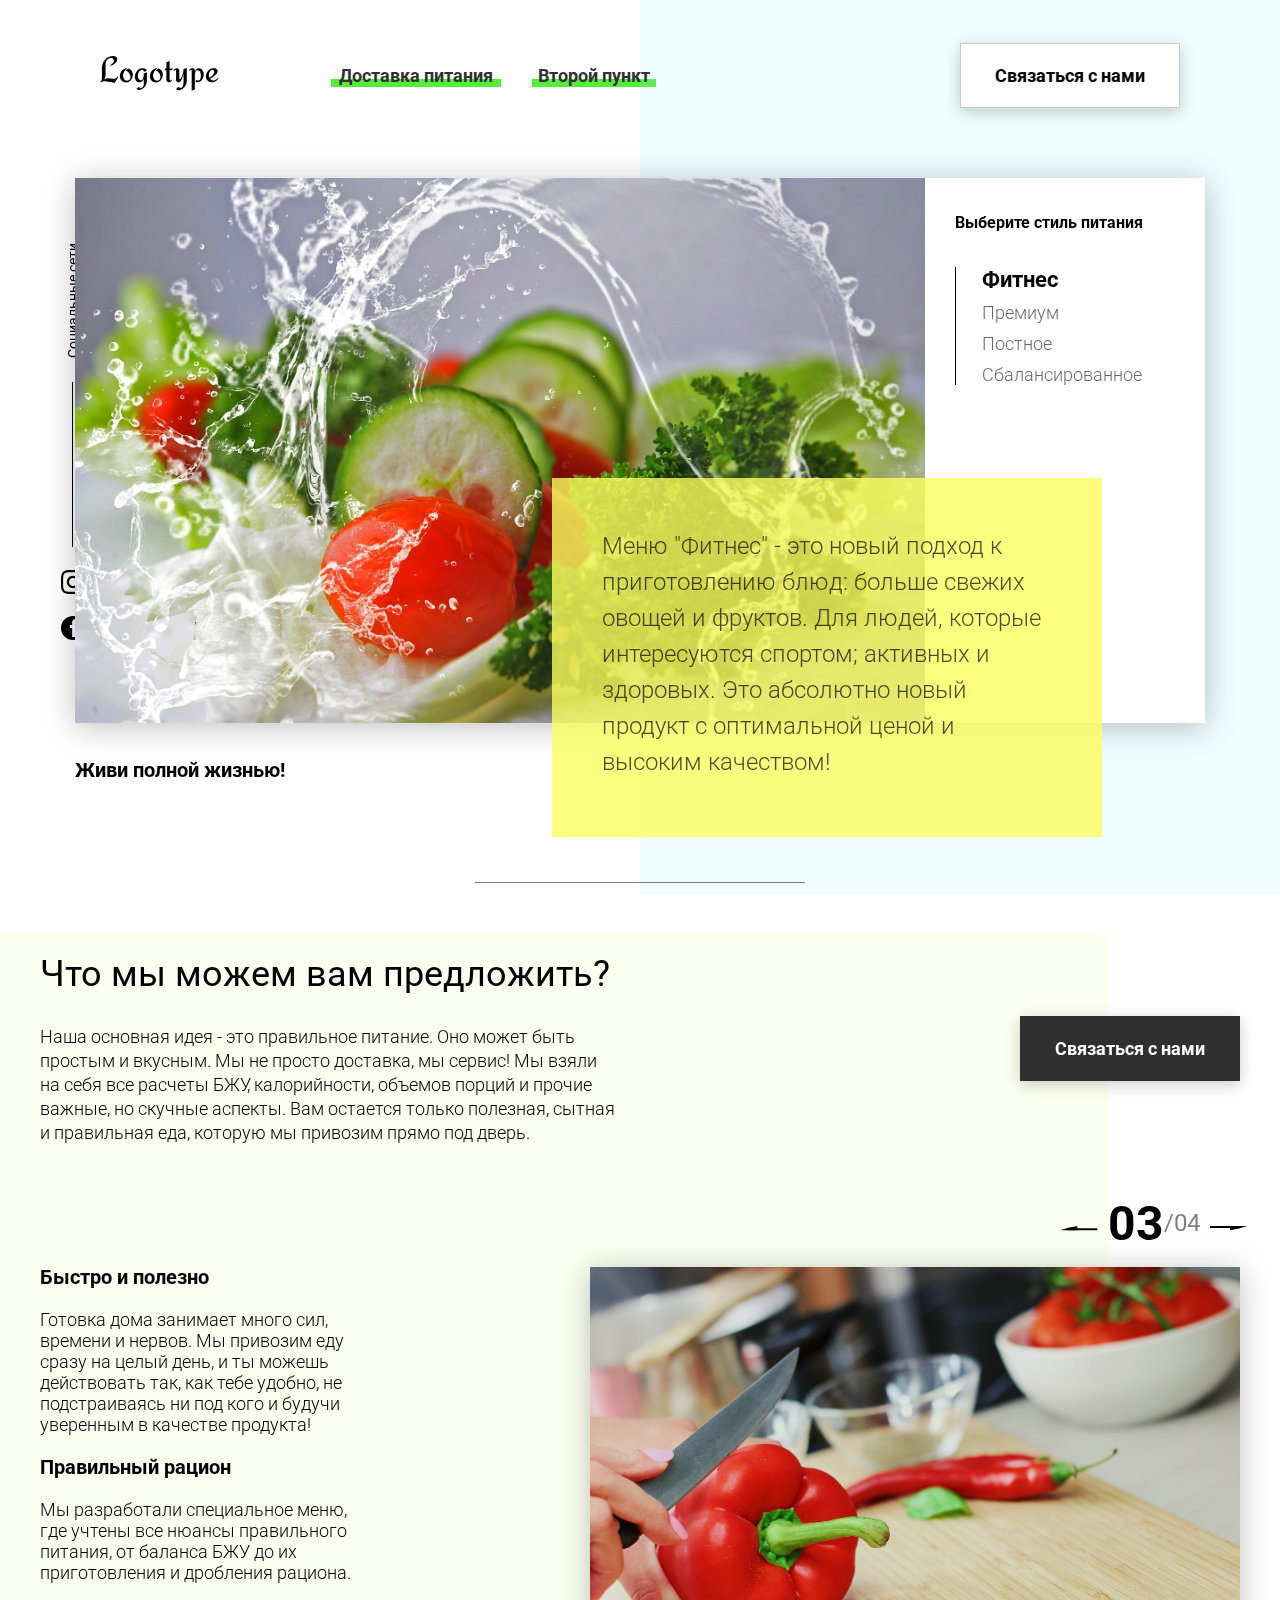
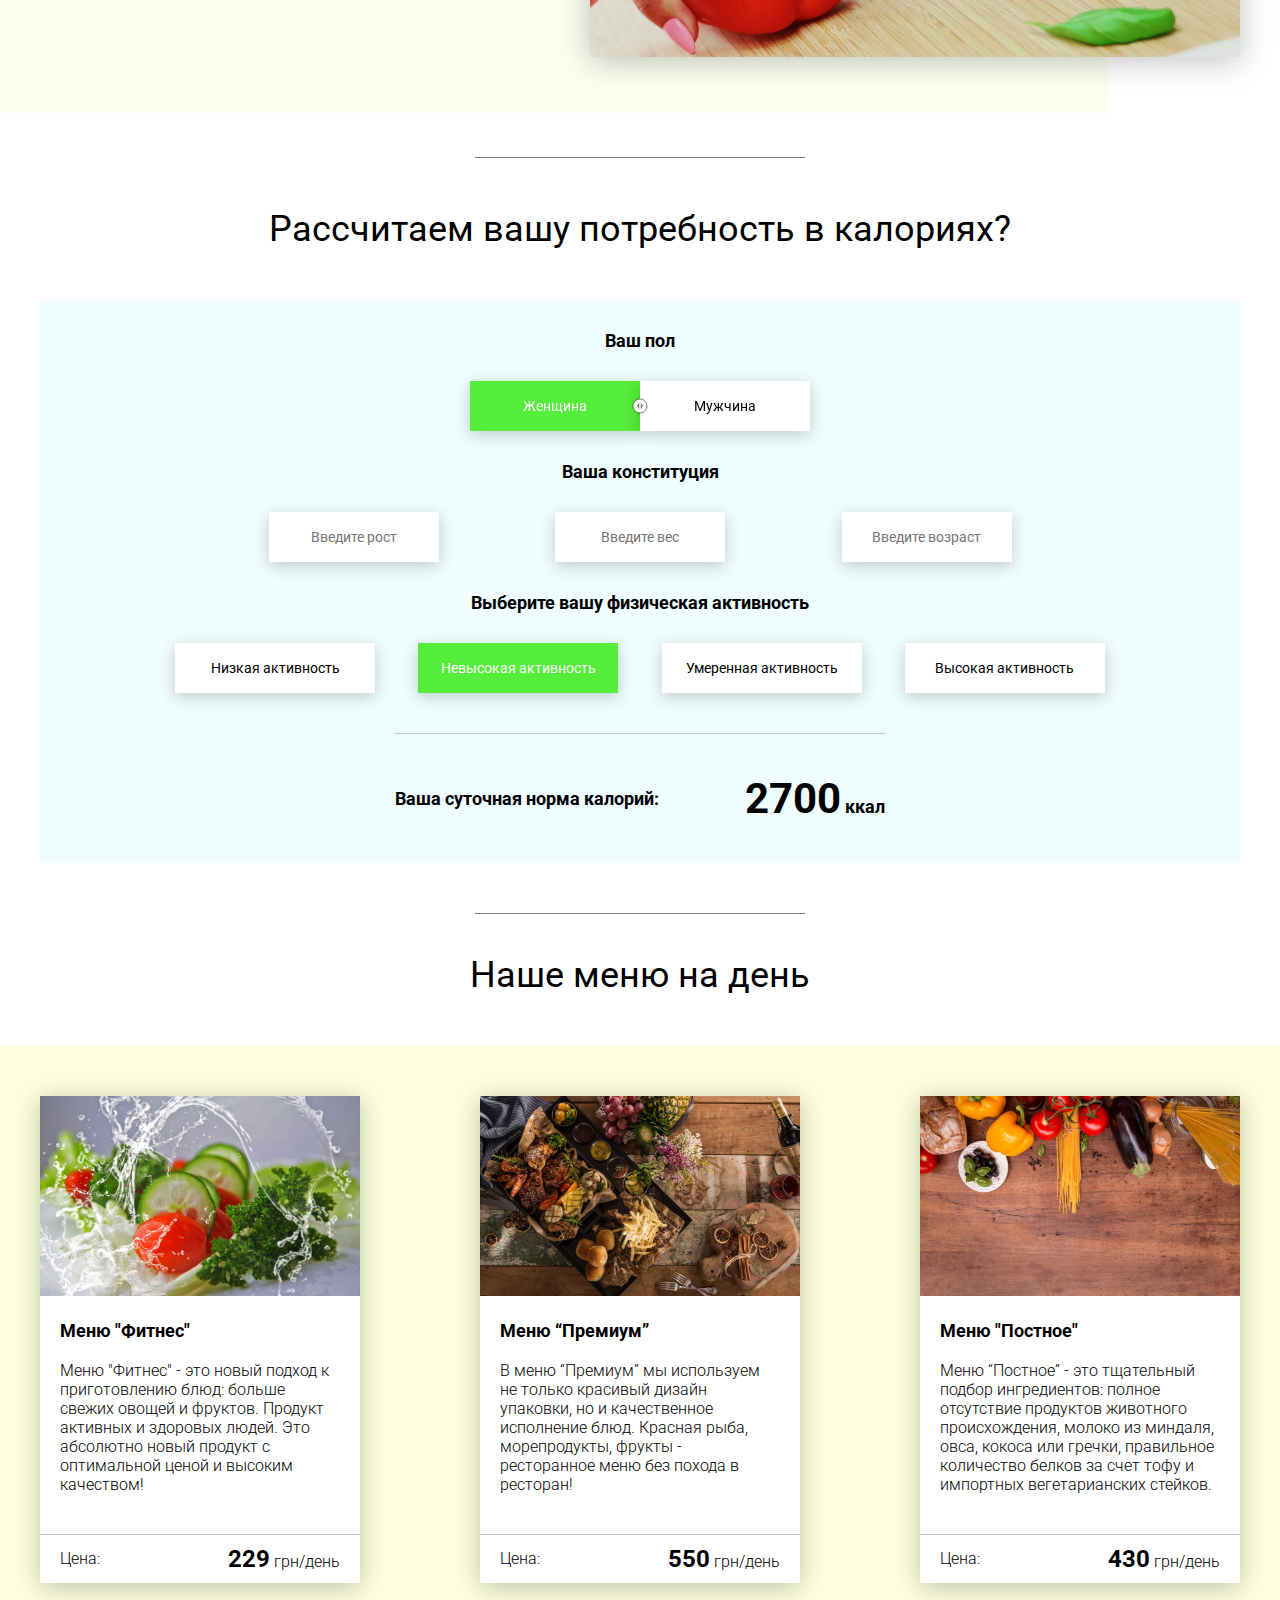
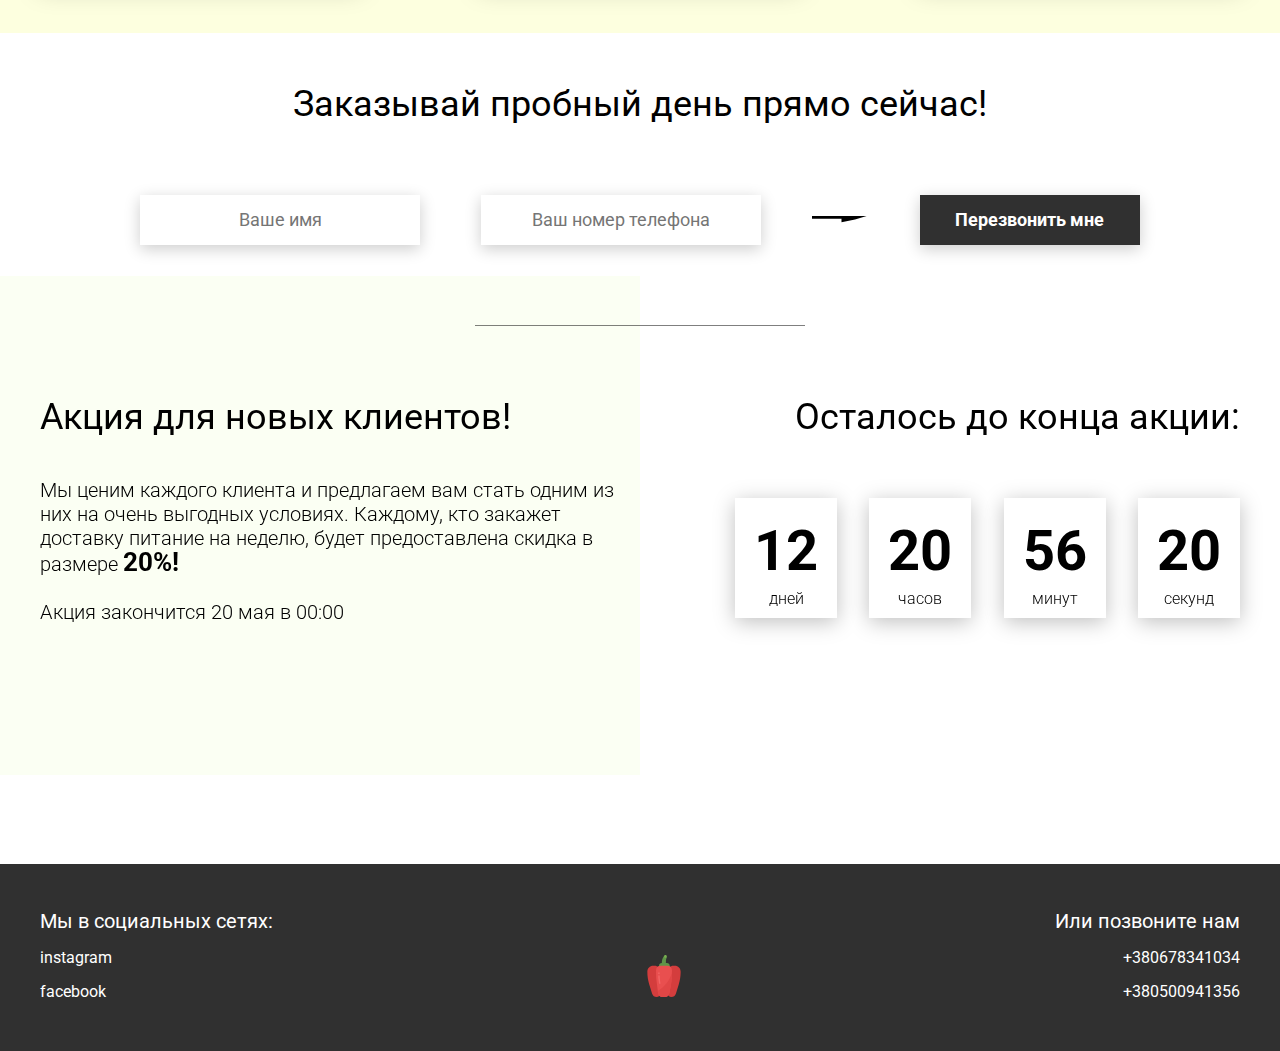
<file: lesson 64/index.html>
<!DOCTYPE html>
<html lang="en">
<head>
    <meta charset="UTF-8">
    <meta name="viewport" content="width=device-width, initial-scale=1.0">
    <title>Food</title>
    <link rel="stylesheet" href="css/style.css">
</head>
<body>
    <header class="header">
        <div class="header__left-block">
            <div class="header__logo">
                <img src="icons/logo.svg" alt="Логотип">
            </div>
            <nav class="header__links">
                <a href="#" class="header__link">Доставка питания</a>
                <a href="#" class="header__link">Второй пункт</a>
            </nav>
        </div>
        <div class="header__right-block">
            <button data-modal class="btn btn_white">Связаться с нами</button>
        </div>
    </header>
    <div class="sidepanel">
        <div class="sidepanel__text"><span>Социальные сети</span></div>
        <div class="sidepanel__divider"></div>
        <a href="#" class="sidepanel__icon">
            <img src="icons/instagram.svg" alt="instagram">
        </a>
        <a href="#" class="sidepanel__icon">
            <img src="icons/facebook.svg" alt="facebook">
        </a>
    </div>

    <div class="preview">
        <div class="bgc_blue"></div>
        <div class="container">
            <div class="tabcontainer">
                <div class="tabcontent">
                    <img src="img/tabs/vegy.jpg" alt="vegy">
                    <div class="tabcontent__descr">
                        Меню "Фитнес" - это новый подход к приготовлению блюд: больше свежих овощей и фруктов. Для людей, которые интересуются спортом; активных и здоровых. Это абсолютно новый продукт с оптимальной ценой и высоким качеством!
                    </div>
                </div>
                 <div class="tabcontent">
                    <img src="img/tabs/elite.jpg" alt="elite">
                    <div class="tabcontent__descr">
                        Меню “Премиум” - мы используем не только красивый дизайн упаковки, но и качественное исполнение блюд. Красная рыба, морепродукты, фрукты - ресторанное меню без похода в ресторан!
                    </div>
                </div>
                 <div class="tabcontent">
                    <img src="img/tabs/post.jpg" alt="post">
                    <div class="tabcontent__descr">
                        Наше специальное “Постное меню” - это тщательный подбор ингредиентов: полное отсутствие продуктов животного происхождения. Полная гармония с собой и природой в каждом элементе! Все будет Ом!
                    </div>
                </div>
                <div class="tabcontent">
                    <img src="img/tabs/vegy.jpg" alt="vegy">
                    <div class="tabcontent__descr">
                        Меню "Сбалансированное" - это соответствие вашего рациона всем научным рекомендациям. Мы тщательно просчитываем вашу потребность в к/б/ж/у и создаем лучшие блюда для вас.
                    </div>
                </div>
                <div class="tabheader">
                    <h3>Выберите стиль питания</h3>
                    <div class="tabheader__items">
                        <div class="tabheader__item tabheader__item_active">Фитнес</div>
                        <div class="tabheader__item">Премиум</div>
                        <div class="tabheader__item">Постное</div>
                        <div class="tabheader__item">Сбалансированное</div>
                    </div>
                </div>
            </div>
            <div class="preview__life">Живи полной жизнью!</div>
        </div>
    </div>

    <div class="divider"></div>

    <div class="offer">
        <div class="bgc_y"></div>
        <div class="container">
            <div class="offer__text">
                <h2 class="title">Что мы можем вам предложить?</h2>
                <div class="offer__descr">
                    Наша основная идея - это правильное питание. Оно может быть простым и вкусным. Мы не просто доставка, мы сервис! Мы взяли на себя все расчеты БЖУ, калорийности, объемов порций и прочие важные, но скучные аспекты. Вам остается только полезная, сытная и правильная еда, которую мы привозим прямо под дверь.
                </div>
            </div>
            <div class="offer__action">
                <button data-modal class="btn btn_dark">Связаться с нами</button>
            </div>
        </div>
        <div class="container">
            <div class="offer__advantages">
                <h2>Быстро и полезно</h2>
                <div class="offer__advantages-text">
                    Готовка дома занимает много сил, времени и нервов. Мы привозим еду сразу на целый день, и ты можешь действовать так, как тебе удобно, не подстраиваясь ни под кого и будучи уверенным в качестве продукта!
                </div>
                <h2>Правильный рацион</h2>
                <div class="offer__advantages-text">
                    Мы разработали специальное меню, где учтены все нюансы правильного питания, от баланса БЖУ до их приготовления и дробления рациона.
                </div>
            </div>
            <div class="offer__slider">
                <div class="offer__slider-counter">
                    <div class="offer__slider-prev">
                        <img src="icons/left.svg" alt="prev">
                    </div>
                    <span id="current">03</span>
                    /
                    <span id="total">04</span>
                    <div class="offer__slider-next">
                        <img src="icons/right.svg" alt="next">
                    </div>
                </div>
                <div class="offer__slider-wrapper">
                    <div class="offer__slide">
                        <img src="img/slider/pepper.jpg" alt="pepper">
                    </div>
                    <!-- <div class="offer__slide">
                        <img src="img/slider/food-12.jpg" alt="food">
                    </div>
                    <div class="offer__slide">
                        <img src="img/slider/olive-oil.jpg" alt="oil">
                    </div>
                    <div class="offer__slide">
                        <img src="img/slider/paprika.jpg" alt="paprika">
                    </div> -->
                </div>
            </div>
        </div>
    </div>

    <div class="divider"></div>

    <div class="calculating">
        <div class="container">
            <h2 class="title">Рассчитаем вашу потребность в калориях?
            </h2>
            <div class="calculating__field">
                <div class="calculating__subtitle">
                    Ваш пол
                </div>
                <div class="calculating__choose" id="gender">
                    <div class="calculating__choose-item calculating__choose-item_active">Женщина</div>
                    <div class="calculating__choose-item">Мужчина</div>
                </div>

                <div class="calculating__subtitle">
                    Ваша конституция
                </div>
                <div class="calculating__choose calculating__choose_medium">
                    <input type="text" id="height" placeholder="Введите рост" class="calculating__choose-item">
                    <input type="text" id="weight" placeholder="Введите вес"  class="calculating__choose-item">
                    <input type="text" id="age" placeholder="Введите возраст" class="calculating__choose-item">
                </div>

                <div class="calculating__subtitle">
                    Выберите вашу физическая активность
                </div>
                <div class="calculating__choose calculating__choose_big">
                    <div id="low" class="calculating__choose-item">Низкая активность </div>
                    <div id="small"  class="calculating__choose-item calculating__choose-item_active">Невысокая активность</div>
                    <div id="medium" class="calculating__choose-item">Умеренная активность</div>
                    <div id="high" class="calculating__choose-item">Высокая активность</div>
                </div>

                <div class="calculating__divider"></div>

                <div class="calculating__total">
                    <div class="calculating__subtitle">
                        Ваша суточная норма калорий:
                    </div>
                    <div class="calculating__result">
                        <span>2700</span> ккал
                    </div>
                </div>
            </div>
        </div>
    </div>

    <div class="divider"></div>

    <div class="menu">
        <h2 class="title">Наше меню на день</h2>

        <div class="menu__field">
            <div class="container">
                <div class="menu__item">
                    <img src="img/tabs/vegy.jpg" alt="vegy">
                    <h3 class="menu__item-subtitle">Меню "Фитнес"</h3>
                    <div class="menu__item-descr">Меню "Фитнес" - это новый подход к приготовлению блюд: больше свежих овощей и фруктов. Продукт активных и здоровых людей. Это абсолютно новый продукт с оптимальной ценой и высоким качеством!</div>
                    <div class="menu__item-divider"></div>
                    <div class="menu__item-price">
                        <div class="menu__item-cost">Цена:</div>
                        <div class="menu__item-total"><span>229</span> грн/день</div>
                    </div>
                </div>
                <div class="menu__item">
                    <img src="img/tabs/elite.jpg" alt="elite">
                    <h3 class="menu__item-subtitle">Меню “Премиум”</h3>
                    <div class="menu__item-descr">В меню “Премиум” мы используем не только красивый дизайн упаковки, но и качественное исполнение блюд. Красная рыба, морепродукты, фрукты - ресторанное меню без похода в ресторан!</div>
                    <div class="menu__item-divider"></div>
                    <div class="menu__item-price">
                        <div class="menu__item-cost">Цена:</div>
                        <div class="menu__item-total"><span>550</span> грн/день</div>
                    </div>
                </div>
                <div class="menu__item">
                    <img src="img/tabs/post.jpg" alt="post">
                    <h3 class="menu__item-subtitle">Меню "Постное"</h3>
                    <div class="menu__item-descr">Меню “Постное” - это тщательный подбор ингредиентов: полное отсутствие продуктов животного происхождения, молоко из миндаля, овса, кокоса или гречки, правильное количество белков за счет тофу и импортных вегетарианских стейков. </div>
                    <div class="menu__item-divider"></div>
                    <div class="menu__item-price">
                        <div class="menu__item-cost">Цена:</div>
                        <div class="menu__item-total"><span>430</span> грн/день</div>
                    </div>
                </div>
            </div>
        </div>
    </div>

    <div class="order">
        <div class="container">
            <div class="title">Заказывай пробный день прямо сейчас!</div>
            <form action="#" class="order__form">
                <input required placeholder="Ваше имя" name="name" type="text" class="order__input">
                <input required placeholder="Ваш номер телефона" name="phone" type="phone" class="order__input">
                <img src="icons/right.svg" alt="right">
                <button class="btn btn_dark btn_min">Перезвонить мне</button>
            </form>
        </div>
    </div>

    <div class="divider"></div>

    <div class="promotion">
        <div class="bgc_y"></div>
        <div class="container">
            <div class="promotion__text">
                <div class="title">Акция для новых клиентов!</div>
                <div class="promotion__descr">
                    Мы ценим каждого клиента и предлагаем вам стать одним из них на очень выгодных условиях.
                    Каждому, кто закажет доставку питание на неделю, будет предоставлена скидка в размере <span>20%!</span>
                    <br><br>
                    Акция закончится 20 мая в 00:00
                </div>
            </div>
            <div class="promotion__timer">
                <div class="title">Осталось до конца акции:</div>
                <div class="timer">
                    <div class="timer__block">
                        <span id="days">12</span>
                        дней
                    </div>
                    <div class="timer__block">
                        <span id="hours">20</span>
                        часов
                    </div>
                    <div class="timer__block">
                        <span id="minutes">56</span>
                        минут
                    </div>
                    <div class="timer__block">
                        <span id="seconds">20</span>
                        секунд
                    </div>
                </div>
            </div>
        </div>
    </div>

    <footer class="footer">
        <div class="container">
            <div class="social">
                <div class="subtitle">Мы в социальных сетях:</div>
                <a href="#" class="link">instagram</a>
                <a href="#" class="link">facebook</a>
            </div>
            <div class="pepper">
                <img src="icons/veg.svg" alt="pepper">
            </div>
            <div class="call">
                <div class="subtitle">Или позвоните нам</div>
                <a href="#" class="link">+380678341034</a>
                <a href="#" class="link">+380500941356</a>
            </div>
        </div>
    </footer>

    <div class="modal">
        <div class="modal__dialog">
            <div class="modal__content">
                <form action="#">
                    <div data-close class="modal__close">&times;</div>
                    <div class="modal__title">Мы свяжемся с вами как можно быстрее!</div>
                    <input required placeholder="Ваше имя" name="name" type="text" class="modal__input">
                    <input required placeholder="Ваш номер телефона" name="phone" type="phone" class="modal__input">
                    <button class="btn btn_dark btn_min">Перезвонить мне</button>
                </form>
            </div>
        </div>
    </div>
    <script src="js/script.js"></script>
</body>
</html>
</file>
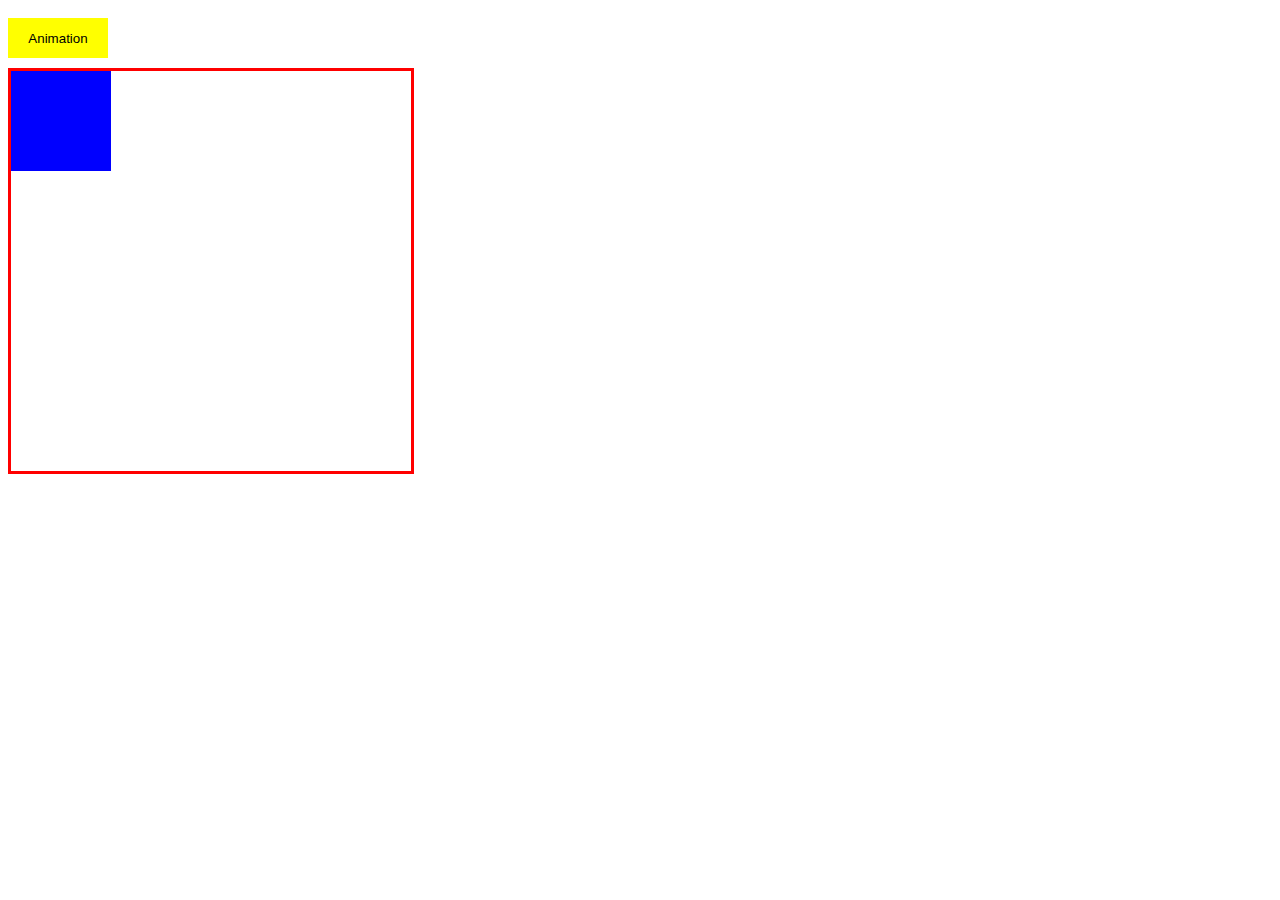
<file: lesson 65/index.html>
<!DOCTYPE html>
<html lang="ru">
<head>
    <meta charset="utf-8">
    <meta http-equiv="X-UA-Compatible" content="IE=edge">
    <title>Java Script</title>
    <link rel="stylesheet" href="style.css">
</head>
<body>
<button class="btn">Animation</button>
<div class="wrapper">
    <div class="box"></div>
</div>

<script src="script.js"></script>
</body>
</html>
</file>
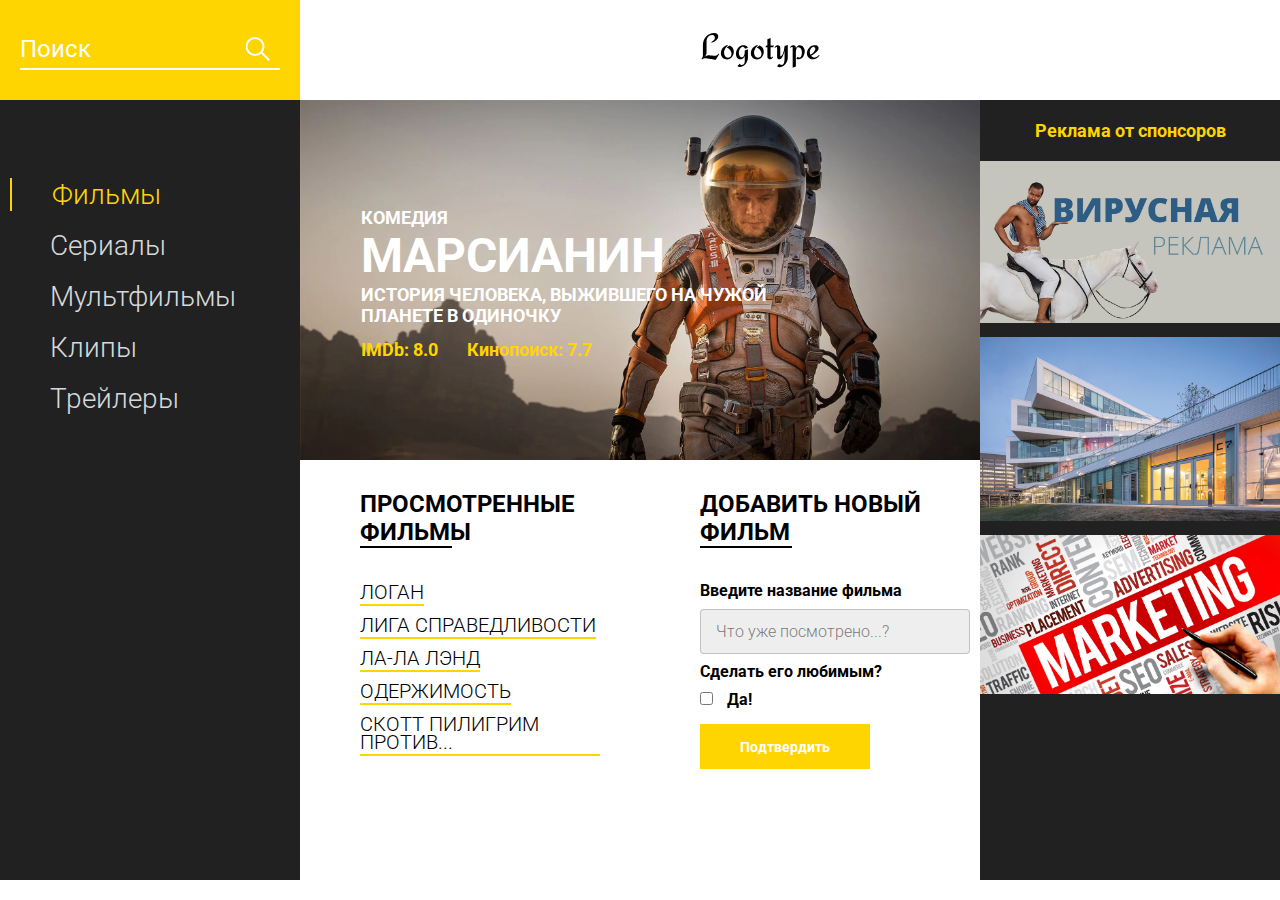
<file: project/index.html>
<!DOCTYPE html>
<html lang="en">
<head>
    <meta charset="UTF-8">
    <meta name="viewport" content="width=device-width, initial-scale=1.0">
    <title>Movie DB</title>
    <link href="https://fonts.googleapis.com/css?family=Roboto:300,400,700&display=swap&subset=cyrillic-ext" rel="stylesheet">
    <link rel="stylesheet" href="css/style.min.css">
</head>
<body>
    <header class="header">
        <div class="header__search">
            <form action="#">
                <input type="text" placeholder="Поиск">
            </form>
        </div>
        <div class="header__logo">
            <img src="icons/Logotype.svg" alt="logo">
        </div>
    </header>
    <main class="promo">
        <div class="promo__menu">
            <nav class="promo__menu-list">
                <ul>
                    <li><a class="promo__menu-item promo__menu-item_active" href="#">Фильмы</a></li>
                    <li><a class="promo__menu-item" href="#">Сериалы</a></li>
                    <li><a class="promo__menu-item" href="#">Мультфильмы</a></li>
                    <li><a class="promo__menu-item" href="#">Клипы</a></li>
                    <li><a class="promo__menu-item" href="#">Трейлеры</a></li>
                </ul>
            </nav>
        </div>
        <div class="promo__content">
            <div class="promo__bg">
                <div class="promo__genre">КОМЕДИЯ</div>
                <div class="promo__title">МАРСИАНИН</div>
                <div class="promo__descr">ИСТОРИЯ ЧЕЛОВЕКА, ВЫЖИВШЕГО НА ЧУЖОЙ ПЛАНЕТЕ В ОДИНОЧКУ</div>
                <div class="promo__ratings">
                    <span>IMDb: 8.0</span>
                    <span>Кинопоиск: 7.7</span>
                </div>
            </div>
            <div class="promo__interactive">
                <div>
                    <div class="promo__interactive-title">ПРОСМОТРЕННЫЕ ФИЛЬМЫ</div>
                    <ul class="promo__interactive-list">
                        <li class="promo__interactive-item">ЛОГАН
                            <div class="delete"></div>
                        </li>
                        <li class="promo__interactive-item">ЛИГА СПРАВЕДЛИВОСТИ
                            <div class="delete"></div>
                        </li>
                        <li class="promo__interactive-item">ЛА-ЛА ЛЭНД
                            <div class="delete"></div>
                        </li>
                        <li class="promo__interactive-item">ОДЕРЖИМОСТЬ
                            <div class="delete"></div>
                        </li>
                        <li class="promo__interactive-item">СКОТТ ПИЛИГРИМ ПРОТИВ...
                            <div class="delete"></div>
                        </li>
                    </ul>
                </div>
                <div>
                    <form class="add">
                        <div class="promo__interactive-title">ДОБАВИТЬ НОВЫЙ ФИЛЬМ</div>
                        <span>Введите название фильма</span>
                        <input class="adding__input" type="text" placeholder="Что уже посмотрено...?">
                        <span>Сделать его любимым?</span>
                        <input type="checkbox">
                        <span class="yes">Да!</span>
                        <button>Подтвердить</button>
                    </form>
                </div>
            </div>
        </div>
        <div class="promo__adv">
            <div class="promo__adv-title">Реклама от спонсоров</div>
            <img src="img/content_1.jpg" alt="some picture">
            <img src="img/content_2.jpg" alt="some picture">
            <img src="img/content_3.png" alt="some picture">
        </div>
    </main>

    <script src="js/script.js"></script>
</body>
</html>
</file>
<file: lesson 64/css/style.css>
@import url(https://fonts.googleapis.com/css?family=Roboto:300,400,700&display=swap&subset=cyrillic-ext);*{box-sizing:border-box;margin:0;padding:0;font-family:Roboto,sans-serif}a{text-decoration:none}.btn{width:220px;height:65px;display:flex;justify-content:center;align-items:center;background-color:#fff;font-size:18px;font-weight:700;border:1px solid rgba(0,0,0,.2);box-shadow:0 4px 15px rgba(0,0,0,.2);cursor:pointer;transition:.3s all;outline:0}.btn_white{background-color:#fff}.btn_dark{background-color:#303030;color:#fff;border:none}.btn_min{height:50px}.btn:hover{box-shadow:0 4px 30px rgba(0,0,0,.3)}.container{max-width:1200px;margin:0 auto}.divider{width:330px;height:1px;margin:0 auto;background-color:rgba(0,0,0,.5)}.title{font-size:36px;font-weight:400}.header{display:flex;justify-content:space-between;align-items:center;height:150px;padding:0 100px}.header__left-block{display:flex;justify-content:space-between;min-width:550px}.header__logo{max-width:170px}.header__logo img{width:100%}.header__links{display:flex;align-items:center}.header__link{position:relative;margin-right:45px;font-weight:700;font-size:18px;color:#303030}.header__link:after{content:'';position:absolute;display:block;width:110%;left:-5%;bottom:-1px;z-index:-1;height:8px;background:#54ed39}.header__link:last-child{margin-right:0}.sidepanel{position:fixed;left:60px;top:240px;height:400px;width:25px;display:flex;flex-direction:column;justify-content:space-between;align-items:center}.sidepanel__text{width:120px;height:120px;font-size:14px}.sidepanel__text span{display:flex;transform:rotate(-90deg) translateX(-50px)}.sidepanel__divider{width:1px;height:165px;background-color:#000}.sidepanel__icon{width:24px;height:24px}.sidepanel__icon img{width:100%}.preview{padding:28px 0 100px 0;position:relative}.preview__life{font-weight:700;font-size:20px;margin-left:35px;margin-top:35px}.bgc_blue{position:absolute;right:0;top:-155px;width:50vw;height:900px;background:rgba(146,242,255,.15);z-index:-1}.tabcontainer{display:flex;width:1130px;margin:0 auto;box-shadow:0 4px 30px rgba(0,0,0,.25)}.tabcontent{width:850px;position:relative}.tabcontent img{width:100%;height:100%;object-fit:cover}.tabcontent__descr{position:absolute;top:300px;right:-177px;width:550px;height:359px;background:rgba(251,254,93,.8);padding:50px;font-size:24px;font-weight:300;line-height:36px;color:rgba(0,0,0,.7)}.tabheader{width:280px;padding:35px 30px;background-color:#fff}.tabheader h3{font-weight:700;font-size:16px}.tabheader__items{margin-top:35px;padding-left:26px;border-left:1px solid #000}.tabheader__item{font-weight:700;font-size:18px;font-weight:300;margin-top:10px;color:rgba(0,0,0,.6);cursor:pointer;transition:.3s all}.tabheader__item_active{color:#000;font-size:22px;font-weight:700}.offer{padding:70px 0 100px 0;position:relative}.offer .container{display:flex;justify-content:space-between}.offer .bgc_y{position:absolute;width:1109px;height:780px;background:rgba(243,255,222,.45);z-index:-1;top:50px}.offer__text{width:580px}.offer__descr{font-size:18px;margin-top:30px;font-weight:300;line-height:24px}.offer__action{display:flex;align-items:center;justify-content:flex-end}.offer__advantages{width:330px;margin-top:50px}.offer__advantages h2{font-weight:700;font-size:20px;margin-top:20px}.offer__advantages h2:first-child{margin-top:70px}.offer__advantages-text{margin-top:20px;font-size:18px;font-weight:300;line-height:21px}.offer__slider{width:650px;margin-top:50px;display:flex;flex-direction:column;align-items:flex-end}.offer__slider-counter{display:flex;width:180px;align-items:center;font-size:24px;color:rgba(0,0,0,.5)}.offer__slider-wrapper{width:100%;margin-top:15px;box-shadow:0 4px 30px rgba(0,0,0,.25)}.offer__slider-prev{margin-right:10px;cursor:pointer}.offer__slider-next{margin-left:10px;cursor:pointer}.offer__slider #current{font-size:48px;font-weight:700;color:#000}.offer__slide{width:100%;height:390px}.offer__slide img{width:100%;height:100%;object-fit:cover}.calculating{padding:50px 0}.calculating .title{text-align:center}.calculating__field{width:100%;margin-top:50px;background:rgba(146,242,255,.15);padding:30px 0 40px 0}.calculating__subtitle{text-align:center;font-size:18px;font-weight:700;margin-top:30px}.calculating__subtitle:first-child{margin-top:0}.calculating #gender:after{content:'';position:absolute;top:50%;transform:translateY(-50%);display:block;width:16px;height:16px;background:url(../icons/switch.svg) center center/cover no-repeat}.calculating__choose{position:relative;display:flex;margin-top:30px;justify-content:center}.calculating__choose-item{display:flex;align-items:center;justify-content:center;width:170px;height:50px;padding:0 10px;background:#fff;box-shadow:0 4px 15px rgba(0,0,0,.2);border:none;text-align:center;font-size:14px;cursor:pointer;outline:0;transition:.3s all}.calculating__choose-item_active{color:#fff;background-color:#54ed39}.calculating__choose_medium{width:743px;justify-content:space-between;margin:30px auto 0 auto}.calculating__choose_big{width:930px;justify-content:space-between;margin:30px auto 0 auto}.calculating__choose_big .calculating__choose-item{width:200px}.calculating__divider{width:490px;height:1px;margin:40px auto;background-color:rgba(0,0,0,.2)}.calculating__total{width:490px;margin:0 auto;display:flex;justify-content:space-between;align-items:center}.calculating__result{font-size:18px;font-weight:700}.calculating__result span{font-size:42px}.menu{padding:40px 0 50px 0}.menu .container{display:flex;justify-content:space-between;align-items:flex-start}.menu .title{text-align:center}.menu__field{margin-top:50px;padding:50px 0;width:100%;background:rgba(249,254,126,.25)}.menu__item{width:320px;min-height:450px;background:#fff;box-shadow:0 4px 25px rgba(0,0,0,.25);font-size:16px;font-weight:300}.menu__item img{width:100%;height:200px;object-fit:cover}.menu__item-subtitle{font-weight:700;font-size:18px;padding:0 20px;margin-top:20px}.menu__item-descr{margin-top:20px;padding:0 20px}.menu__item-divider{width:100%;height:1px;background-color:rgba(0,0,0,.25);margin-top:40px}.menu__item-price{display:flex;justify-content:space-between;align-items:center;padding:10px 20px}.menu__item-price span{font-size:24px;font-weight:700}.order{padding-bottom:80px}.order .title{text-align:center}.order__form{margin-top:70px;padding:0 100px;display:flex;justify-content:space-between;align-items:center}.order__form img{transform:scale(1.5)}.order__input{width:280px;height:50px;background:#fff;box-shadow:0 4px 15px rgba(0,0,0,.2);border:none;font-size:18px;text-align:center;padding:0 20px;outline:0}.promotion{padding:70px 0 240px 0;position:relative}.promotion .container{display:flex}.promotion .bgc_y{position:absolute;width:50%;height:499px;background:rgba(243,255,222,.35);z-index:-1;top:-50px;left:0}.promotion__text{width:50%}.promotion__descr{margin-top:40px;font-size:20px;line-height:24px;font-weight:300}.promotion__descr span{font-weight:700;font-size:26px}.promotion__timer{width:50%}.promotion__timer .title{text-align:right}.promotion__timer .timer{margin-top:60px;padding-left:95px;display:flex;justify-content:space-between;align-items:center}.promotion__timer .timer__block{width:102px;height:120px;background:#fff;box-shadow:0 4px 20px rgba(0,0,0,.25);font-size:16px;font-weight:300;text-align:center}.promotion__timer .timer__block span{display:block;margin-top:20px;margin-bottom:5px;font-size:56px;font-weight:700}.footer{min-height:180px;background-color:#303030;padding:45px 0 50px 0;color:#fff}.footer .container{height:100%;display:flex;justify-content:space-between;align-items:flex-end}.footer .subtitle{font-size:20px}.footer .link{display:block;margin-top:15px;font-size:16px;color:#fff}.footer .call{text-align:right}.modal{position:fixed;top:0;left:0;z-index:1050;display:none;width:100%;height:100%;overflow:hidden;background-color:rgba(0,0,0,.5)}.modal__dialog{max-width:500px;margin:40px auto}.modal__content{position:relative;width:100%;padding:40px;background-color:#fff;border:1px solid rgba(0,0,0,.2);border-radius:4px;max-height:80vh;overflow-y:auto}.modal__close{position:absolute;top:8px;right:14px;font-size:30px;color:#000;opacity:.5;font-weight:700;border:none;background-color:transparent;cursor:pointer}.modal__title{text-align:center;font-size:22px;text-transform:uppercase}.modal__input{display:block;margin:20px auto 20px auto;width:280px;height:50px;background:#fff;box-shadow:0 4px 15px rgba(0,0,0,.2);border:none;font-size:18px;text-align:center;padding:0 20px;outline:0}.modal .btn{display:block;width:280px;margin:0 auto}.show{display:block}.hide{display:none}.fade{animation-name: fade;animation-duration: 1.5s;}@keyframes fade{from{opacity: 0.1;}to{opacity: 1;}}
</file>
<file: lesson 65/style.css>
.box {
    position: absolute;
    width: 100px;
    height: 100px;
    background-color: blue;
}
.wrapper {
    position: relative;
    width: 400px;
    height: 400px;
    border: 3px solid red;
}
button {
    margin-bottom: 10px;
    margin-top: 10px;
    width: 100px;
    height: 40px;
    background-color: yellow;
    border: none;
}
</file>
<file: project/css/style.min.css>
*{-webkit-box-sizing:border-box;box-sizing:border-box;margin:0;padding:0;font-family:'Roboto', sans-serif}.header{display:-webkit-box;display:-ms-flexbox;display:flex;height:100px}.header__search{display:-webkit-box;display:-ms-flexbox;display:flex;-webkit-box-pack:center;-ms-flex-pack:center;justify-content:center;-webkit-box-align:center;-ms-flex-align:center;align-items:center;height:100%;width:300px;background:#FFD500}.header__search form{position:relative;width:260px;height:30px}.header__search form input{width:100%;border:none;border-bottom:2px solid #fff;background-color:transparent;color:#fff;font-size:24px;line-height:28px;padding-bottom:5px;outline:none}.header__search form input::-webkit-input-placeholder{color:#fff}.header__search form input:-ms-input-placeholder{color:#fff}.header__search form input::-ms-input-placeholder{color:#fff}.header__search form input::placeholder{color:#fff}.header__search form:after{content:'';display:block;position:absolute;top:2px;right:10px;background:url("../icons/search.svg") center center/cover no-repeat;width:24px;height:24px}.header__logo{display:-webkit-box;display:-ms-flexbox;display:flex;-webkit-box-pack:center;-ms-flex-pack:center;justify-content:center;-webkit-box-align:center;-ms-flex-align:center;align-items:center;height:100%;width:calc(100% - 360px)}.promo{height:780px;display:-webkit-box;display:-ms-flexbox;display:flex}.promo__menu{width:300px;height:100%;background:#212121;padding:60px 0 0 10px}.promo__menu-item{display:block;font-size:28px;line-height:33px;color:#D6D9DC;text-decoration:none;font-weight:300;padding-left:40px;margin-top:18px}.promo__menu-item:hover{color:#FFD500}.promo__menu-item_active{border-left:2px solid  #FFD500;color:#FFD500}.promo__content{width:calc(100% - 600px)}.promo__bg{height:360px;background:url("../img/mars.webp") center center/cover no-repeat;background-position:top;padding:107px 0 0 61px}.promo__genre{font-weight:bold;font-size:18px;line-height:21px;color:#FFFFFF;text-transform:uppercase}.promo__title{font-weight:bold;font-size:48px;line-height:56px;color:#FFFFFF;text-transform:uppercase}.promo__descr{width:481px;font-weight:bold;font-size:18px;line-height:21px;color:#FFFFFF;text-transform:uppercase}.promo__ratings{margin-top:13px}.promo__ratings span{font-weight:bold;font-size:18px;line-height:21px;color:#FFD500;margin-right:25px}.promo__interactive{display:-webkit-box;display:-ms-flexbox;display:flex}.promo__interactive>div{width:50%;padding:30px 0 0 60px}.promo__interactive-title{display:inline-block;font-weight:bold;font-size:24px;line-height:28px;color:#000000}.promo__interactive-title:after{content:'';display:block;width:33%;height:2px;background-color:#000}.promo__interactive-list{list-style-type:none;margin-top:35px;display:-webkit-box;display:-ms-flexbox;display:flex;-webkit-box-orient:vertical;-webkit-box-direction:normal;-ms-flex-direction:column;flex-direction:column;-webkit-box-align:start;-ms-flex-align:start;align-items:flex-start}.promo__interactive-item{display:inline-block;position:relative;font-weight:300;font-size:20px;line-height:18px;color:#000000;margin-bottom:15px;padding-right:40px;text-transform:uppercase}.promo__interactive-item span{display:block;position:absolute;left:-30px;top:50%;-webkit-transform:translateY(-50%);transform:translateY(-50%);width:20px;height:20px;background:url("../icons/Star.svg") center center/cover no-repeat}.promo__interactive-item:before{content:'';position:absolute;bottom:-5px;display:block;width:calc(100% - 40px);height:2px;background-color:#FFD500}.promo__interactive-item:hover .delete{content:'';display:block;position:absolute;right:0px;top:50%;-webkit-transform:translateY(-50%);transform:translateY(-50%);width:20px;height:20px;background:url("../icons/trash.png") center center/cover no-repeat;cursor:pointer}.promo__interactive .add .promo__interactive-title{margin-bottom:25px}.promo__interactive .add span{display:block;margin:10px 0;font-weight:bold;font-size:16px;line-height:16px;color:#000000}.promo__interactive .add .yes{display:inline;margin-left:10px}.promo__interactive .add input[type="text"]{width:270px;height:45px;line-height:50px;font-size:16px;background:rgba(196,196,196,0.29);border:1px solid rgba(0,0,0,0.19);padding:0 15px;outline:none;border-radius:4px}.promo__interactive .add input[type="text"]::-webkit-input-placeholder{font-weight:300;font-size:16px;color:rgba(0,0,0,0.53)}.promo__interactive .add input[type="text"]:-ms-input-placeholder{font-weight:300;font-size:16px;color:rgba(0,0,0,0.53)}.promo__interactive .add input[type="text"]::-ms-input-placeholder{font-weight:300;font-size:16px;color:rgba(0,0,0,0.53)}.promo__interactive .add input[type="text"]::placeholder{font-weight:300;font-size:16px;color:rgba(0,0,0,0.53)}.promo__interactive .add button{display:block;margin-top:15px;width:170px;height:45px;background:#FFD500;font-weight:bold;font-size:14px;line-height:14px;color:#FFFFFF;border:none;outline:none;cursor:pointer}.promo__interactive .add button:active{-webkit-transform:scale(0.95);transform:scale(0.95)}.promo__adv{background:#212121;width:300px;height:100%}.promo__adv-title{font-weight:bold;font-size:18px;line-height:21px;color:#FFD500;margin:20px 0;text-align:center}.promo__adv img{width:100%;margin-bottom:10px}
/*# sourceMappingURL=style.min.css.map */
</file>
